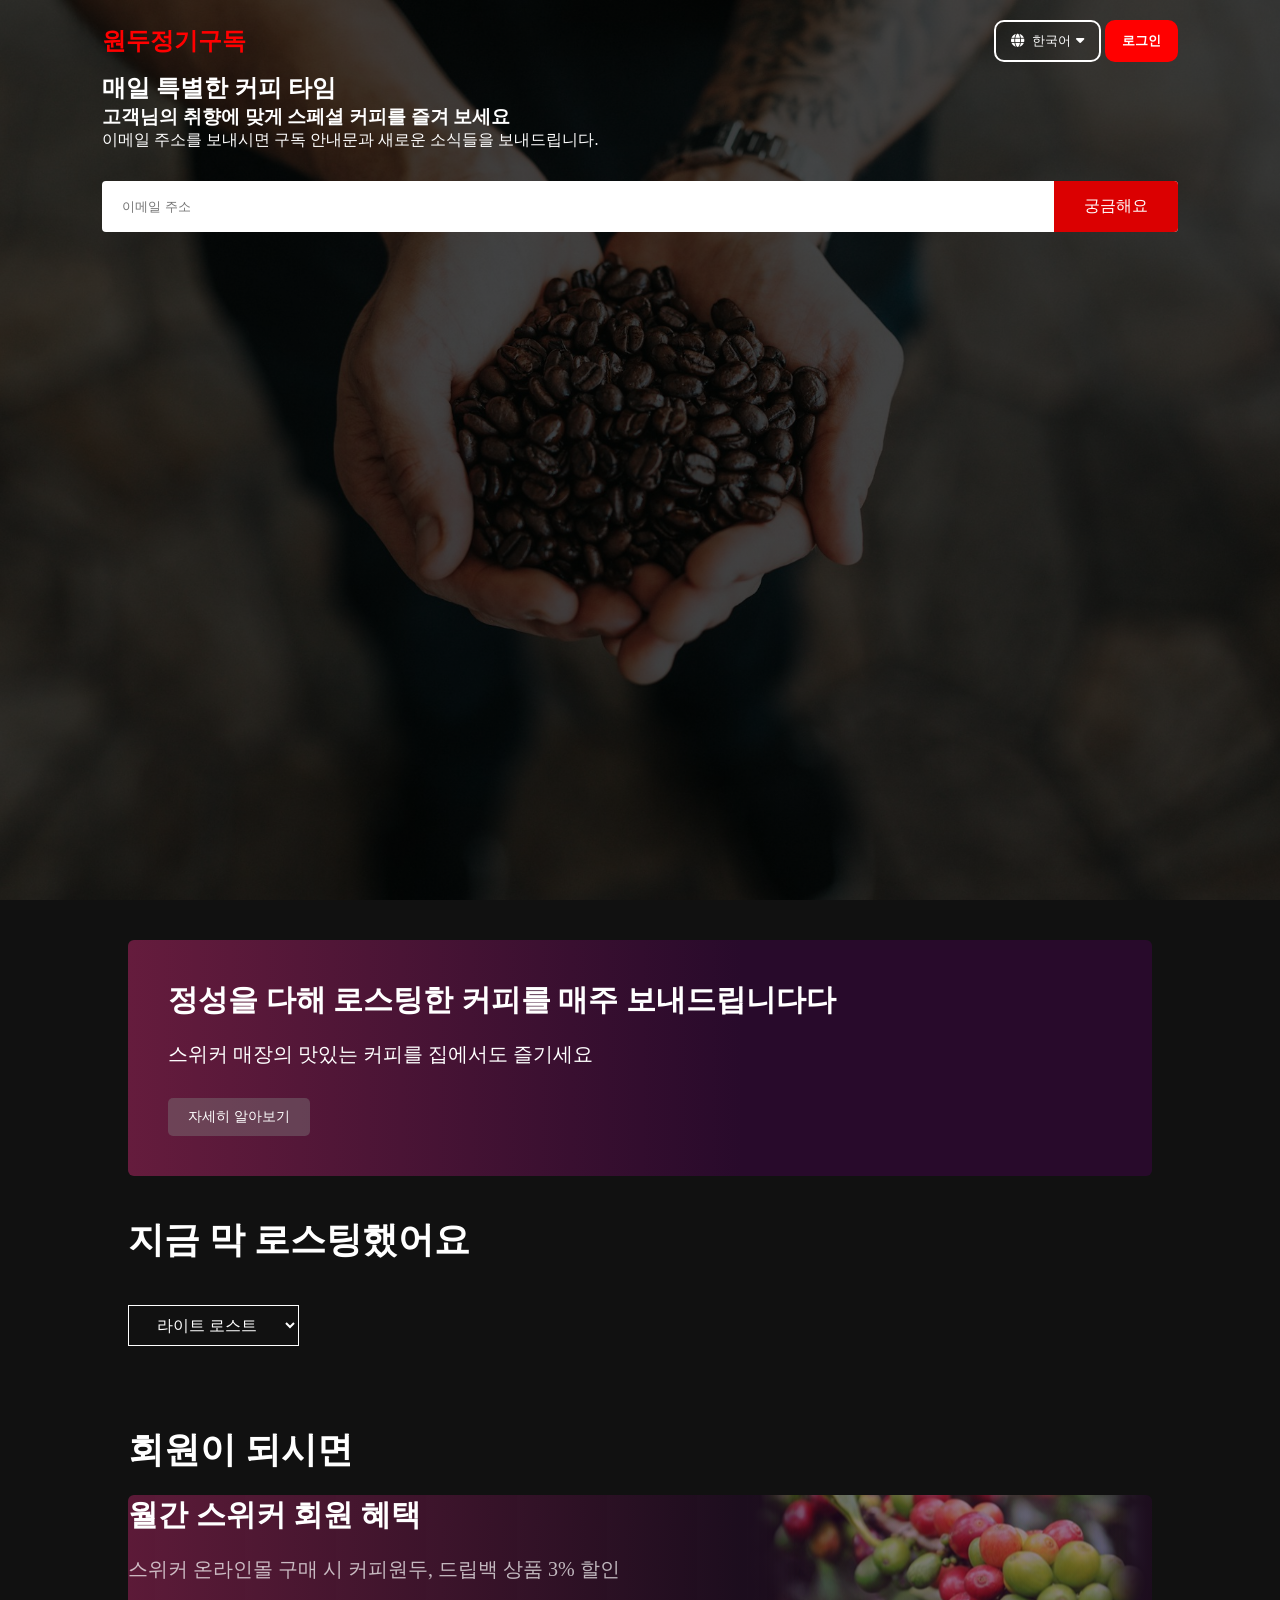
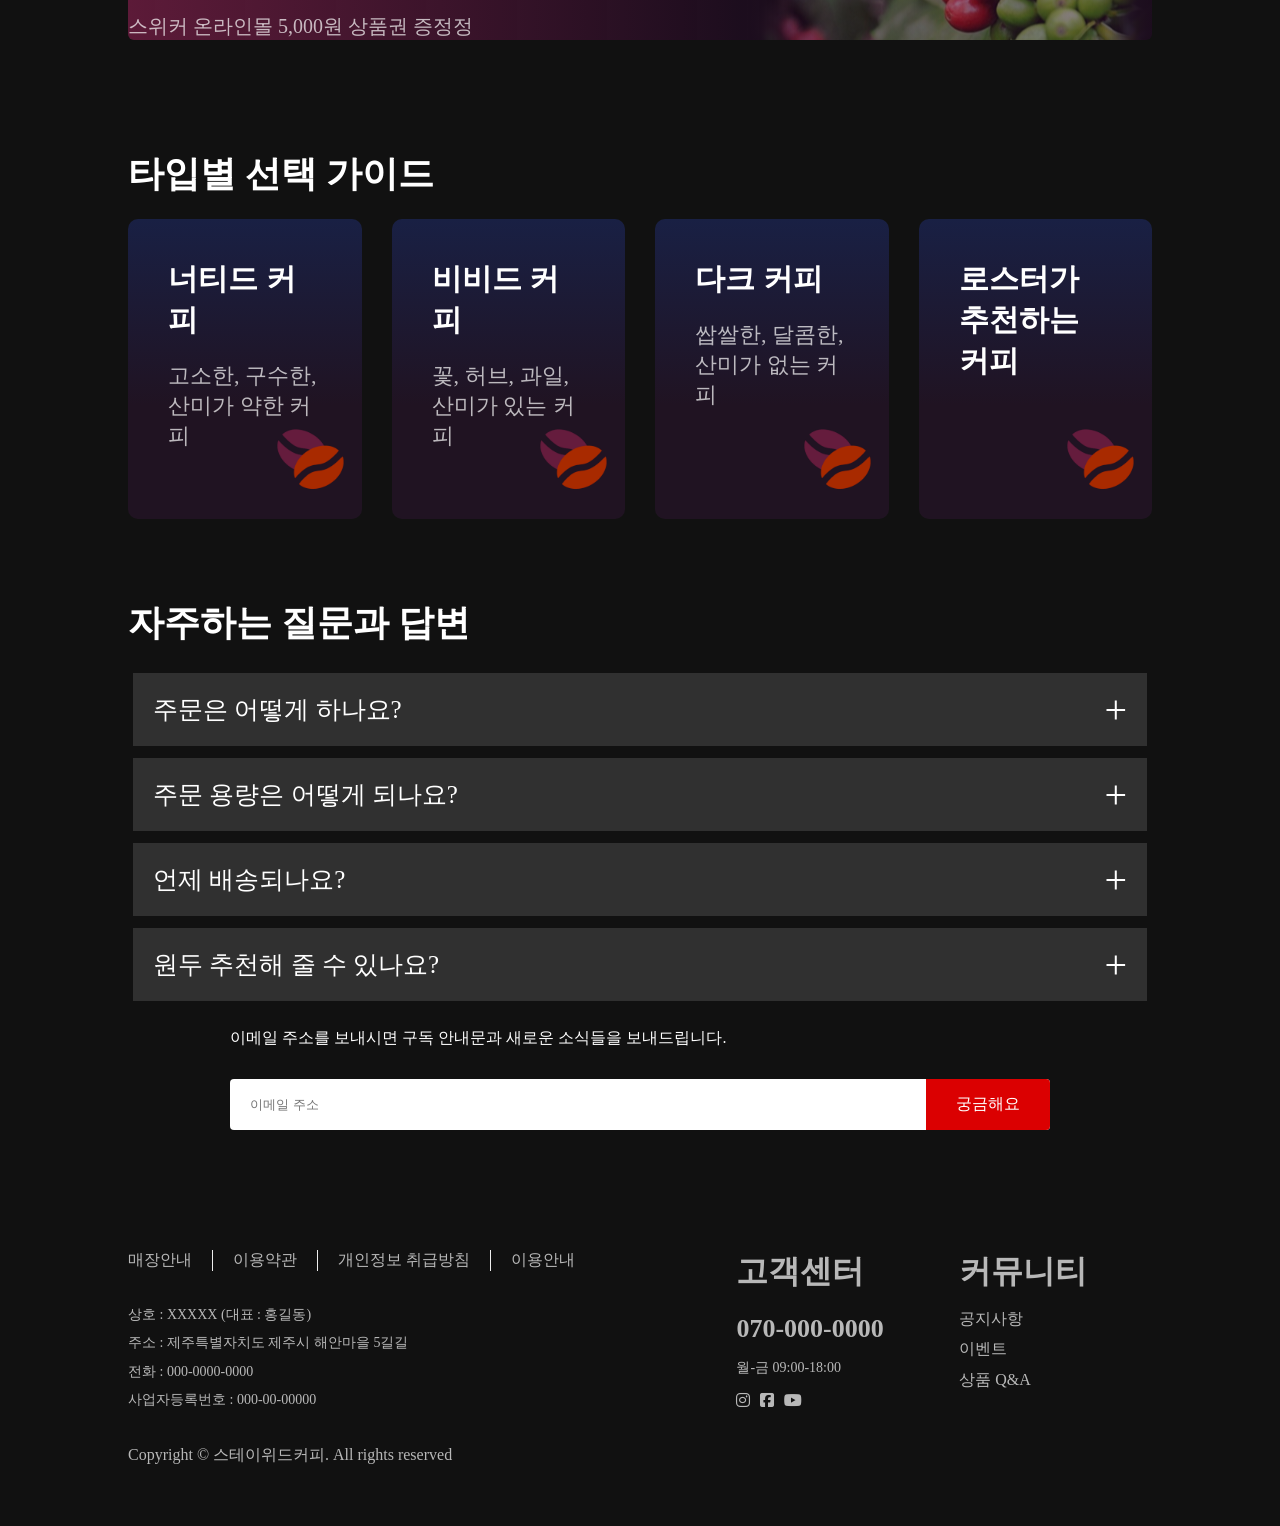
<file: HtmlCssJs/index.html>
<!DOCTYPE html>
<html lang="ko">

<head>
  <meta charset="UTF-8">
  <meta name="viewport" content="width=device-width, initial-scale=1.0">
  <title>원두 정기 구독</title>
  <link rel="stylesheet" href="style.css">
  <link rel="stylesheet" href="https://cdnjs.cloudflare.com/ajax/libs/font-awesome/6.7.1/css/all.min.css"
    integrity="sha512-5Hs3dF2AEPkpNAR7UiOHba+lRSJNeM2ECkwxUIxC1Q/FLycGTbNapWXB4tP889k5T5Ju8fs4b1P5z/iB4nMfSQ=="
    crossorigin="anonymous" referrerpolicy="no-referrer" />
</head>

<body>
  <!-- 헤더 -->
  <header>
    <nav>
      <h1 class="logo">원두정기구독</h1>
      <div>
        <button class="lang"><i class="fa-solid fa-globe"></i>한국어<i class="fa-solid fa-caret-down"></i></button>
        <button class="logIn">로그인</button>
      </div>
    </nav>
    <div class="header-content">
      <h2>매일 특별한 커피 타임</h2>
      <h3>고객님의 취향에 맞게 스페셜 커피를 즐겨 보세요</h3>
      <p>이메일 주소를 보내시면 구독 안내문과 새로운 소식들을 보내드립니다.</p>
      <form class="add-email">
        <input type="email" placeholder="이메일 주소" required>
        <button type="submit">궁금해요</button>
      </form>
    </div>
  </header>

  <!-- 섹션 -->
  <section id="banner">
    <div class="banner-content">
      <h3>정성을 다해 로스팅한 커피를 매주 보내드립니다다</h3>
      <p>스위커 매장의 맛있는 커피를 집에서도 즐기세요</p>
      <button>자세히 알아보기</button>
    </div>
    <h2>지금 막 로스팅했어요</h2>
    <select class="select-menu">
      <option value="light">라이트 로스트</option>
      <option value="medium">미디엄 로스트</option>
      <option value="dark">다크 로스트</option>
    </select>
  </section>

  <!-- 멤버십 -->
  <section id="membership">
    <h2>회원이 되시면</h2>
    <div class="membership-content">
      <h3>월간 스위커 회원 혜택</h3>
      <p>스위커 온라인몰 구매 시 커피원두, 드립백 상품 3% 할인</p>
      <p>스위커 온라인몰 5,000원 상품권 증정정</p>
    </div>
  </section>

  <!-- 선택 가이드 -->
  <section id="choice">
    <h2>타입별 선택 가이드</h2>
    <div class="choice-content">
      <div class="card">
        <h3>너티드 커피</h3>
        <p>고소한, 구수한, 산미가 약한 커피</p>
        <div class="bean-img">
          <img src="images/beans.png" alt="">
        </div>
      </div>
      <div class="card">
        <h3>비비드 커피</h3>
        <p>꽃, 허브, 과일, 산미가 있는 커피</p>
        <div class="bean-img">
          <img src="images/beans.png" alt="">
        </div>
      </div>
      <div class="card">
        <h3>다크 커피</h3>
        <p>쌉쌀한, 달콤한, 산미가 없는 커피</p>
        <div class="bean-img">
          <img src="images/beans.png" alt="">
        </div>
      </div>
      <div class="card">
        <h3>로스터가 추천하는 커피</h3>
        <div class="bean-img">
          <img src="images/beans.png" alt="">
        </div>
      </div>
    </div>
  </section>

  <!-- FAQ -->
  <section id="faq">
    <h2>자주하는 질문과 답변</h2>
    <ul class="accordion">
      <li>
        <input type="radio" name="accordion" id="first">
        <label for="first">주문은 어떻게 하나요?</label>
        <div class="content">
          <p>스위커 온라인몰에서 주문하셔도 되고,
            000-0000-0000d로 전화해서 궁금한 것들을 확인한 후 주문하셔도 됩니다
          </p>
        </div>
      </li>
      <li>
        <input type="radio" name="accordion" id="second">
        <label for="second">주문 용량은 어떻게 되나요?</label>
        <div class="content">
          <p>고객님의 취향에 맞는 커피를 매주 또는 격주로 배송합니다.
            주문 용량은 원두별로 100g씩, 200g씩 필요한 양을 주문하시면 됩니다.</p>
          <p>같은 종류의 커피로 200g을 주문할 수도 있고,
            다른 종류의 커피로 100g씩 2개를 주문하셔도 됩니다.</p>
          <p>홈카페를 위한 100g, 200g 포장과
            오피스카페를 위한 500g, 1kg 포장이 있습니다.</p>
        </div>
      </li>
      <li>
        <input type="radio" name="accordion" id="third">
        <label for="third">언제 배송되나요?</label>
        <div class="content">
          <p>매주 목요일에 배송 출발합니다.
            제주도내는 금요일에 받으실 수 있고 도외는 토요일에 받으실 수 있습니다.</p>
          <p>단, 목요일이 공휴일이거나 택배 물량이 몰리는 시즌일 경우
            하루 이틀 조정될 수 있습니다.</p>
        </div>
      </li>
      <li>
        <input type="radio" name="accordion" id="fourth">
        <label for="fourth">원두 추천해 줄 수 있나요?</label>
        <div class="content">
          <p>'로스터가 추천하는 커피'를 선택하시면
            고객님과 상담 후 고객님께 맞는 제품으로 매주 혹은 격주로 배송해 드립니다.
          </p>
          <p>그 외에 특별히 원하는 원두가 있을 경우 000-0000-0000으로 전화주시면 도와드리겠습니다.</p>
        </div>
      </li>
    </ul>
    <div class="newsletter">
      <p>이메일 주소를 보내시면 구독 안내문과 새로운 소식들을 보내드립니다.</p>
      <form class="add-email">
        <input type="email" placeholder="이메일 주소" required>
        <button type="submit">궁금해요</button>
      </form>
    </div>
  </section>

  <!-- 푸터 -->
  <footer>
    <div class="footer-content">
      <div class="col left">
        <ul class="footer-nav">
          <li><a href="#">매장안내</a></li>
          <li><a href="#">이용약관</a></li>
          <li><a href="#">개인정보 취급방침</a></li>
          <li><a href="#">이용안내</a></li>
        </ul>
        <div class="footer-info">
          <p>상호 : XXXXX (대표 : 홍길동)</p>
          <p>주소 : 제주특별자치도 제주시 해안마을 5길길</p>
          <p>전화 : 000-0000-0000</p>
          <p>사업자등록번호 : 000-00-00000</p>
        </div>
      </div>
      <div class="col center">
        <h2>고객센터</h2>
        <h3>070-000-0000</h3>
        <p>월-금 09:00-18:00</p>
        <ul class="socials">
          <li><a href="#"><i class="fa-brands fa-instagram"></i></a></li>
          <li><a href="#"><i class="fa-brands fa-square-facebook"></i></a></li>
          <li><a href="#"><i class="fa-brands fa-youtube"></i></a></li>
        </ul>
      </div>
      <div class="col center">
        <h2>커뮤니티</h2>
        <p><a href="#">공지사항</a></p>
        <p><a href="#">이벤트</a></p>
        <p><a href="#">상품 Q&A</a></p>
      </div>
    </div>
    <div class="copyright">
      <p>Copyright &copy; 스테이위드커피. All rights reserved</p>
    </div>
    </div>
  </footer>
</body>

</html>
</file>
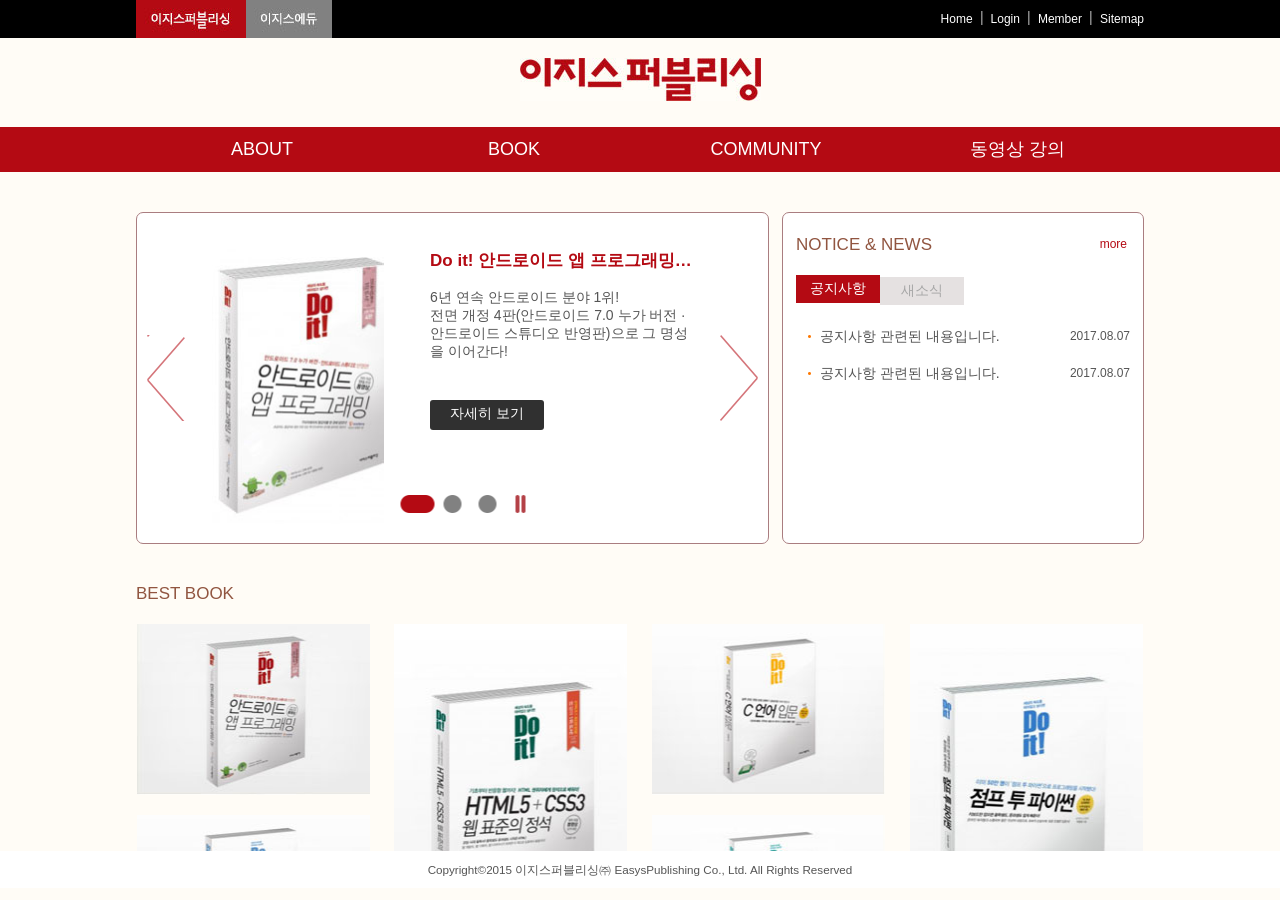
<file: Jquery/index.html>
<!DOCTYPE html>
<html lang="ko">
<head>
<meta charset="UTF-8">
<meta name="viewport" content="width=device-width, user-scalable=no, initial-scale=1.0, maximum-scale=1.0, minimum-scale=1.0">
<title> 이지스 퍼블리싱 | HOME </title>
<link rel="stylesheet" href="css/common.css">
<link rel="stylesheet" href="css/main.css">
<script src="js/jquery.js"></script>
<script src="js/jquery.bxslider.min.js"></script>
<script src="js/isotope.pkgd.min.js"></script>
<script src="js/common.js"></script>
<script src="js/main.js"></script>
<!-- [if lt IE 9]>
	<script src="js/html5shiv.js"></script>
	<script src="js/PIE.js"></script>
	<script>
		$(function(){
			if (window.PIE) {
				$('.rounded').each(function() {
								PIE.attach(this);
				});
			}
		});
	</script>
	<style>
		body{min-width:1024px;}
	</style>
<![endif] -->
</head>
<body>
	<!--헤더 영역-->
	<div id="header-wrap">
		<header class="header-inner">
			<h1>
				<a href="#">
				<picture>
								<source media="(max-width:800px)" srcset="images/common/logo-white.png">
								<img src="images/common/logo.jpg" alt="이지스 퍼블리싱">
				</picture>
				</a>
			</h1>
			<p class="mobile-menu-open">
				<button>
								<span class="blind">메뉴 열기</span>
								<span></span>
								<span></span>
								<span></span>
				</button>
			</p>
			<div class="mobile-menu-wrap">
				<div class="mobile-menu-scroll">
					<ul class="site-choice">
						<li><a href="#"><img src="images/common/top-tab-1-ov.jpg" alt="이지스 퍼블리싱"></a></li>
						<li><a href="#"><img src="images/common/top-tab-2.jpg" alt="이지스 에듀"></a></li>
					</ul>
					<ul class="util-menu">
						<li><a href="#">Home</a></li>
						<li><a href="#">Login</a></li>
						<li><a href="#">Member</a></li>
						<li><a href="#">Sitemap</a></li>
					</ul>
					<nav id="gnb">
						<h2 class="blind">메인메뉴</h2>
						<ul>
							<li class="m1">
								<a href="#" >ABOUT</a>
								<ul>
									<li><a href="#">이지스 퍼블리싱(주) 소개</a></li>
									<li><a href="#">뉴스와 홍보자료</a></li>
									<li><a href="#">찾아오시는 길</a></li>
								</ul>
							</li>
							<li class="m2">
								<a href="#">BOOK</a>
								<ul>
									<li><a href="#">전체 보기</a></li>
									<li><a href="#">분야별 보기</a></li>
									<li><a href="#">시리즈 보기</a></li>
									<li><a href="#">전자책 보기</a></li>
									<li><a href="#">이지스 에듀 도서 보기</a></li>
								</ul>
							</li>
							<li class="m3">
								<a href="#">COMMUNITY</a>
								<ul>
									<li><a href="#">공지사항</a></li>
									<li><a href="#">뉴스</a></li>
									<li><a href="#">이벤트</a></li>
									<li><a href="#">자료실</a></li>
									<li><a href="#">질문과 답변</a></li>
								</ul>
							</li>
							<li class="m4 no-sub">
											<a href="#">동영상 강의</a>
							</li>
						</ul>
					</nav>
				</div>
				<p class="mobile-menu-close">
					<button>
						<span class="blind">메뉴닫기</span>
						<span></span>
						<span></span>
					</button>
				</p>
			</div>
		</header>
	</div>
	<!--//헤더 영역-->
	<!--콘테이너 영역-->
	<div id="container">
		<section id="main-visual" class="rounded">
			<h3 class="blind">HOT BOOK</h3>
			<ul class="main-visual-slide">
				<li>
					<div class="visual-item-wrap item1">
					<h4 class="visual-title">Do it! 안드로이드 앱 프로그래밍 &lt;전면 개정 4판&gt;</h4>
					<p>
						<span> 6년 연속 안드로이드 분야 1위!<br>
						전면 개정 4판(안드로이드 7.0 누가 버전 · 안드로이드 스튜디오 반영판)으로 그 명성을 이어간다!</span>
					</p>
					<p class="detail-view"><a href="#">자세히 보기</a></p>
					</div>
				</li>
				<li>
					<div class="visual-item-wrap item2">
					<h4 class="visual-title">Do it! HTML5+CSS3 웹 표준의 정석 &lt;개정판&gt;</h4>
					<p>
						<span> 웹 분야 1위 도서! <br>
						HTML 5.1 최종 표준안으로 전면 개정!<br>
						웹의 기본만큼은 권위자에게 정석대로 배우자</span>
					</p>
					<p class="detail-view"><a href="#">자세히 보기</a></p>
					</div>
				</li>
				<li>
					<div class="visual-item-wrap item3">
					<h4 class="visual-title">Do it! 웹 사이트 기획 입문</h4>
					<p>
						<span> 지금까지 웹 사이트 설계도를 모두 공개한 책은 없었다! 쇼핑몰 제작 전 과정을 따라 하며 웹 기획자의 일을 구체적으로 배우는 책! 단언컨대, 실무 2년보다 이 책 한 권이 낫습니다.</span>
					</p>
					<p class="detail-view"><a href="#">자세히 보기</a></p>
					</div>
				</li>
			</ul>
		</section>
		<section id="notice-tab-wrap" class="rounded">
			<h3 class="sec-tit-1">NOTICE &amp; NEWS</h3>
			<h4 class="tab-btn-1"><a href="#" class="on">공지사항</a></h4>
			<div class="tab-container-1">
				<ul>
					<li><a href="#">공지사항 관련된 내용입니다.</a><span>2017.08.07</span></li>
					<li><a href="#">공지사항 관련된 내용입니다.</a><span>2017.08.07</span></li>
				</ul>
				<p class="icon-more"><a href="#">more</a></p>
			</div>
			<h4 class="tab-btn-2"><a href="#">새소식</a></h4>
			<div class="tab-container-2">
				<p class="no-write">등록된 내용이 없습니다.</p>
			</div>
		</section>
		<section id="best-book-wrap">
			<h3 class="sec-tit-1">BEST BOOK</h3>
			<ul class="best-book-list grid">
				<li class="grid-item">
					<p><a href="#"><img src="images/main/main-best-1.jpg" alt=""></a></p>
					<p><a href="#"><img src="images/main/main-best-2.jpg" alt=""></a></p>
				</li>
				<li class="grid-item">
					<a href="#"><img src="images/main/main-best-3.jpg" alt=""></a>
				</li>
				<li class="grid-item">
					<p><a href="#"><img src="images/main/main-best-4.jpg" alt=""></a></p>
					<p><a href="#"><img src="images/main/main-best-5.jpg" alt=""></a></p>
				</li>
				<li class="grid-item">
						<a href="#"><img src="images/main/main-best-6.jpg" alt=""></a>
				</li>
			</ul>
		</section>
	</div>
	<!--//콘테이너 영역-->
	<!--푸터 영역-->
	<div id="footer-wrap">
		<footer id="footer">
			<small>Copyright&copy;2015 이지스퍼블리싱㈜ EasysPublishing Co., Ltd. All Rights Reserved</small>
		</footer>
	</div>
	<!--//푸터 영역-->
</body>
</html>
</file>
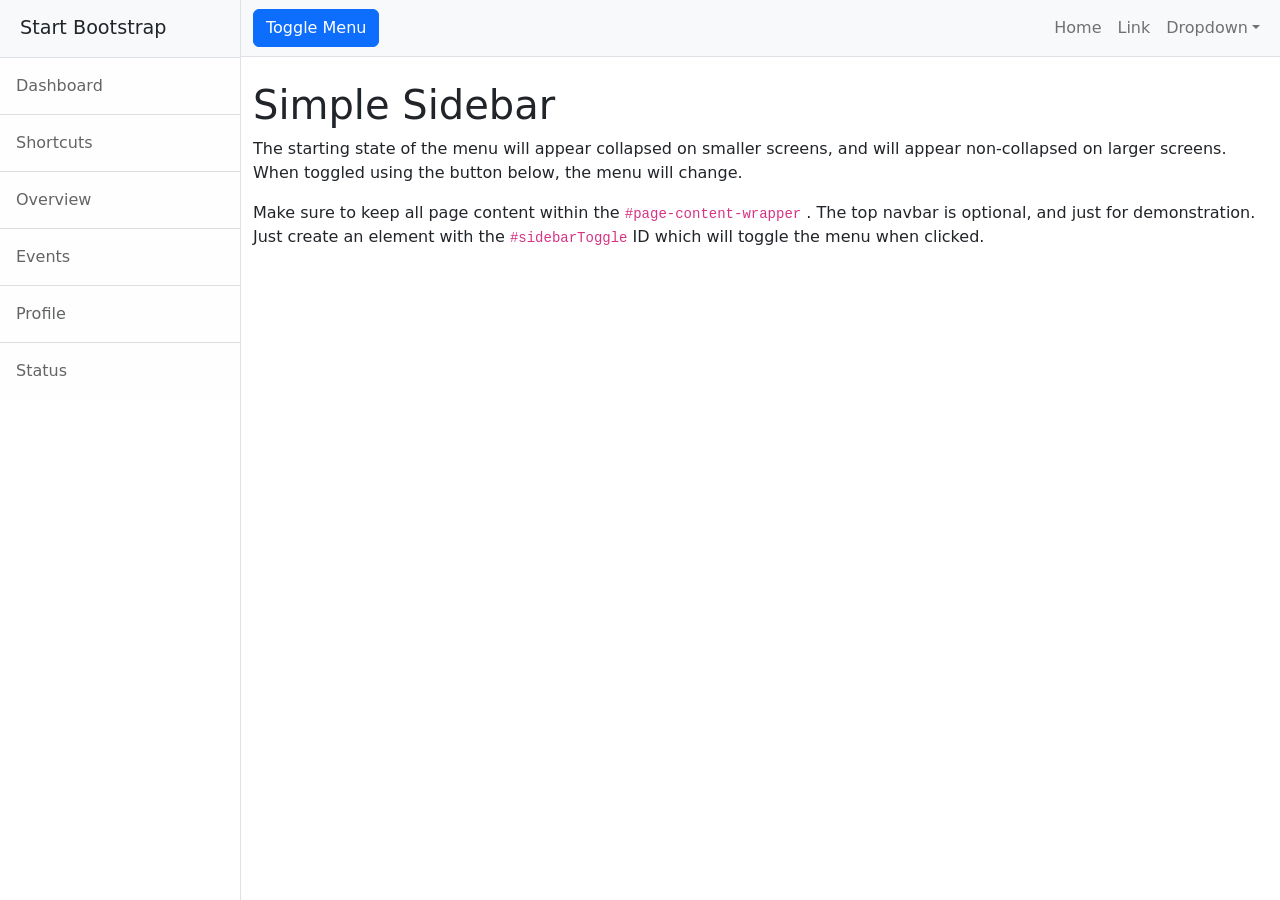
<file: JavaWeb/chap05/test3/src/main/resources/static/index.html>
<!DOCTYPE html>
<html lang="en">
    <head>
        <meta charset="utf-8" />
        <meta name="viewport" content="width=device-width, initial-scale=1, shrink-to-fit=no" />
        <meta name="description" content="" />
        <meta name="author" content="" />
        <title>Simple Sidebar - Start Bootstrap Template</title>
        <!-- Favicon-->
        <link rel="icon" type="image/x-icon" href="assets/favicon.ico" />
        <!-- Core theme CSS (includes Bootstrap)-->
        <link href="css/styles.css" rel="stylesheet" />
    </head>
    <body>
        <div class="d-flex" id="wrapper">
            <!-- Sidebar-->
            <div class="border-end bg-white" id="sidebar-wrapper">
                <div class="sidebar-heading border-bottom bg-light">Start Bootstrap</div>
                <div class="list-group list-group-flush">
                    <a class="list-group-item list-group-item-action list-group-item-light p-3" href="#!">Dashboard</a>
                    <a class="list-group-item list-group-item-action list-group-item-light p-3" href="#!">Shortcuts</a>
                    <a class="list-group-item list-group-item-action list-group-item-light p-3" href="#!">Overview</a>
                    <a class="list-group-item list-group-item-action list-group-item-light p-3" href="#!">Events</a>
                    <a class="list-group-item list-group-item-action list-group-item-light p-3" href="#!">Profile</a>
                    <a class="list-group-item list-group-item-action list-group-item-light p-3" href="#!">Status</a>
                </div>
            </div>
            <!-- Page content wrapper-->
            <div id="page-content-wrapper">
                <!-- Top navigation-->
                <nav class="navbar navbar-expand-lg navbar-light bg-light border-bottom">
                    <div class="container-fluid">
                        <button class="btn btn-primary" id="sidebarToggle">Toggle Menu</button>
                        <button class="navbar-toggler" type="button" data-bs-toggle="collapse" data-bs-target="#navbarSupportedContent" aria-controls="navbarSupportedContent" aria-expanded="false" aria-label="Toggle navigation"><span class="navbar-toggler-icon"></span></button>
                        <div class="collapse navbar-collapse" id="navbarSupportedContent">
                            <ul class="navbar-nav ms-auto mt-2 mt-lg-0">
                                <li class="nav-item active"><a class="nav-link" href="#!">Home</a></li>
                                <li class="nav-item"><a class="nav-link" href="#!">Link</a></li>
                                <li class="nav-item dropdown">
                                    <a class="nav-link dropdown-toggle" id="navbarDropdown" href="#" role="button" data-bs-toggle="dropdown" aria-haspopup="true" aria-expanded="false">Dropdown</a>
                                    <div class="dropdown-menu dropdown-menu-end" aria-labelledby="navbarDropdown">
                                        <a class="dropdown-item" href="#!">Action</a>
                                        <a class="dropdown-item" href="#!">Another action</a>
                                        <div class="dropdown-divider"></div>
                                        <a class="dropdown-item" href="#!">Something else here</a>
                                    </div>
                                </li>
                            </ul>
                        </div>
                    </div>
                </nav>
                <!-- Page content-->
                <div class="container-fluid">
                    <h1 class="mt-4">Simple Sidebar</h1>
                    <p>The starting state of the menu will appear collapsed on smaller screens, and will appear non-collapsed on larger screens. When toggled using the button below, the menu will change.</p>
                    <p>
                        Make sure to keep all page content within the
                        <code>#page-content-wrapper</code>
                        . The top navbar is optional, and just for demonstration. Just create an element with the
                        <code>#sidebarToggle</code>
                        ID which will toggle the menu when clicked.
                    </p>
                </div>
            </div>
        </div>
        <!-- Bootstrap core JS-->
        <script src="https://cdn.jsdelivr.net/npm/bootstrap@5.2.3/dist/js/bootstrap.bundle.min.js"></script>
        <!-- Core theme JS-->
        <script src="js/scripts.js"></script>
    </body>
</html>
</file>
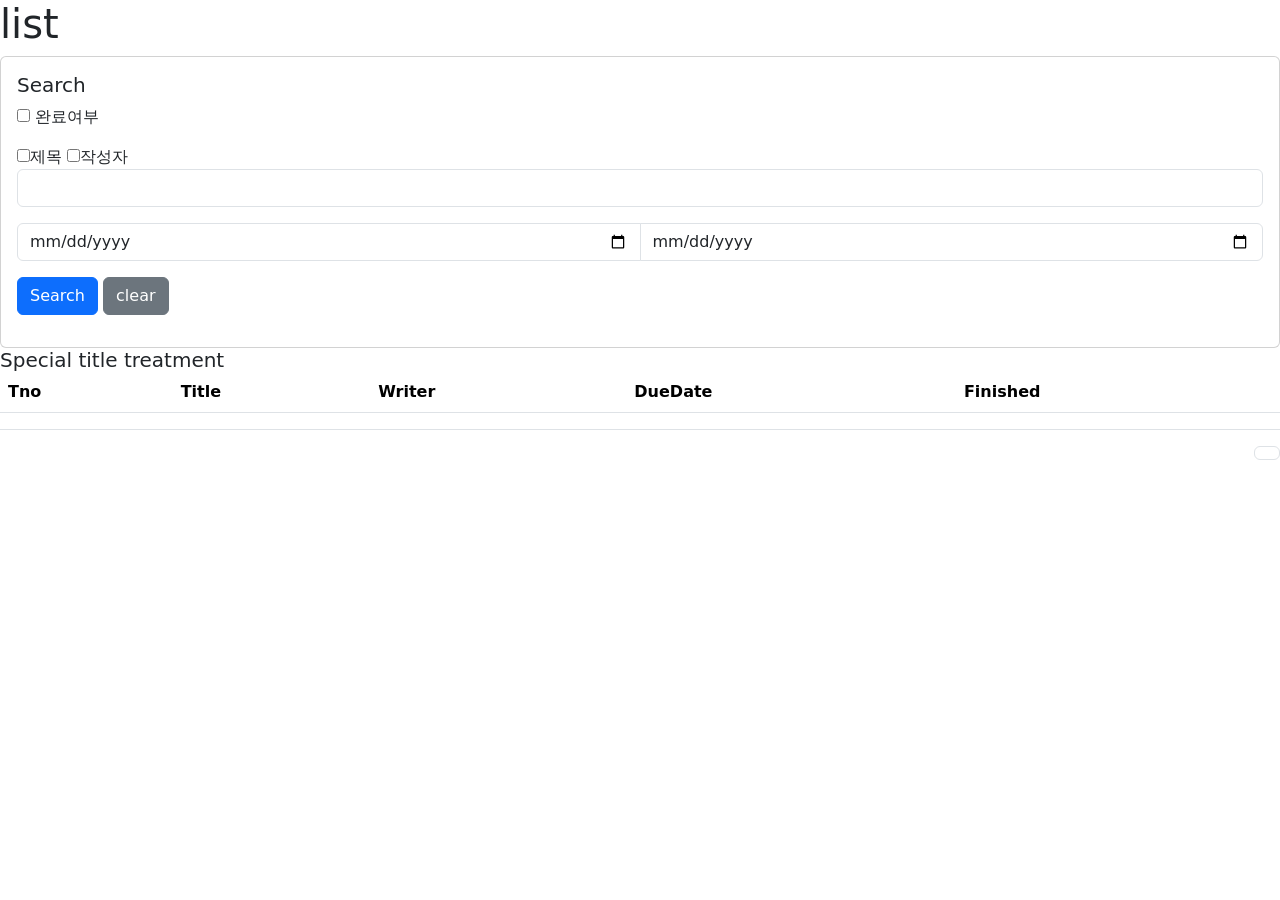
<file: JavaWeb/CHAP4/src/main/resources/templates/todo/list.html>
<!DOCTYPE html>
<html lang="en" xmlns:>
<head>
  <meta charset="UTF-8">
  <title>Title</title>
  <link rel="stylesheet" href="https://cdn.jsdelivr.net/npm/bootstrap@5.3.3/dist/css/bootstrap.min.css"
        integrity="sha384-QWTKZyjpPEjISv5WaRU9OFeRpok6YctnYmDr5pNlyT2bRjXh0JMhjY6hW+ALEwIH" crossorigin="anonymous">
  <script src="https://cdn.jsdelivr.net/npm/bootstrap@5.3.3/dist/js/bootstrap.min.js"
          integrity="sha384-0pUGZvbkm6XF6gxjEnlmuGrJXVbNuzT9qBBavbLwCsOGabYfZo0T0to5eqruptLy"
          crossorigin="anonymous"></script>
  <script>
      $(document).ready(function () {
          $("#clear").on("click", function (e) {
              e.preventDefault();
              e.stopPropagation();
              self.location = '/todo/list';
          }, false);

          $(".pagination").on("click", function (e) {
              e.preventDefault();
              e.stopPropagation();
              const target = e.target;

              if (target.tagName !== 'A') {
                  return
              }
              const num = target.getAttribute("data-num");
              const formObj = document.querySelector("form");
              formObj.innerHTML += `<input type='hidden' name='page' value='\${num}'>`
              formObj.submit();
          },false);
      });
  </script>
</head>
<body>
<h1>list</h1>

<div class="row content">
  <div class="col">
    <div class="card">
      <div class="card-body">
        <h5 class="card-title">Search </h5>
        <form action="/todo/list" method="get">
          <input type="hidden" name="size" id="size" value="${pageRequestDTO.size">
          <div class="mb-3">
            <input type="checkbox" name="finished" id="finished"
                   th:if="${pageRequestDTO.finished}?'checked':''"> 완료여부
          </div>
          <div class="mb-3">
            <input type="checkbox" name="types" value="t"
                   th:if="${pageRequestDTO.checkType('t')}?'checked':''">제목
            <input type="checkbox" name="types" value="w"
                   th:if="${pageRequestDTO.checkType('w')}?'checked':''">작성자
            <input type="text" name="keyword" class="form-control" th:value="${pageRequestDTO.keyword}">
          </div>
          <div class="input-group mb-3 dueDateDiv">
            <input type="date" name="from" class="form-control" th:value="${pageRequestDTO.from}">
            <input type="date" name="to" class="form-control" th:value="${pageRequestDTO.to}">
          </div>
          <div class="input-group mb-3">
            <div class="float-end">
              <button class="btn btn-primary" type="submit">Search</button>
              <button class="btn btn-secondary clearBtn" type="reset" id="clear">clear</button>
            </div>
          </div>
        </form>
      </div>
    </div>
  </div>
</div>
<div class="card-body">
  <h5 class="card-title">Special title treatment</h5>
  <table class="table">
    <thead>
    <tr>
      <th scope="col">Tno</th>
      <th scope="col">Title</th>
      <th scope="col">Writer</th>
      <th scope="col">DueDate</th>
      <th scope="col">Finished</th>
    </tr>
    </thead>
    <tbody>
    <tr th:each="dto : ${responseDTO.dtoList}">
      <th scope="row" th:text="${dto.tno}"></th>
      <td><a href="#" th:href="@{|/todo/read?tno=${dto.tno}|}" th:text="${dto.title}"></a></td>
      <td th:text="${dto.writer}"></td>
      <td th:text="${dto.dueDate}"></td>
      <td th:text="${dto.finished}"></td>
    </tr>
    </tbody>
  </table>
  <div class="float-end">
    <ul class="pagination flex-wrap" th:each="begin : ${responseDTO.start}">
      <li class="page-item"><a class="page-link" href="#" th:text="${num}"></a></li>
    </ul>
  </div>
</div>
</body>
</html>
</file>
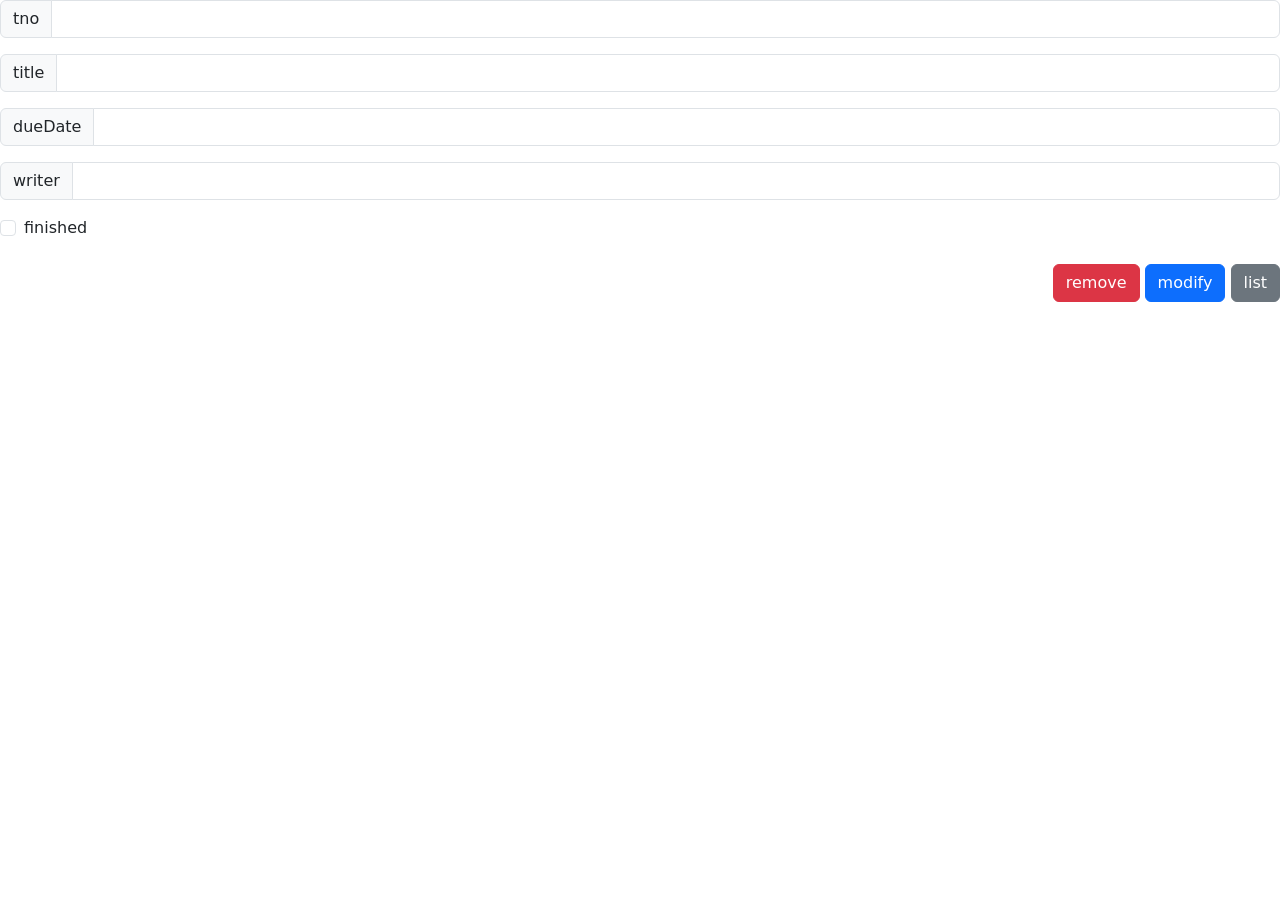
<file: JavaWeb/CHAP4/src/main/resources/templates/todo/modify.html>
<!DOCTYPE html>
<html lang="en">
<head>
  <meta charset="UTF-8">
  <title>Title</title>
  <link rel="stylesheet" href="https://cdn.jsdelivr.net/npm/bootstrap@5.3.3/dist/css/bootstrap.min.css"
        integrity="sha384-QWTKZyjpPEjISv5WaRU9OFeRpok6YctnYmDr5pNlyT2bRjXh0JMhjY6hW+ALEwIH" crossorigin="anonymous">
  <script src="https://cdn.jsdelivr.net/npm/bootstrap@5.3.3/dist/js/bootstrap.min.js"
          integrity="sha384-0pUGZvbkm6XF6gxjEnlmuGrJXVbNuzT9qBBavbLwCsOGabYfZo0T0to5eqruptLy"
          crossorigin="anonymous"></script>
  <script src="https://code.jquery.com/jquery-3.7.1.js" integrity="sha256-eKhayi8LEQwp4NKxN+CfCh+3qOVUtJn3QNZ0TciWLP4="
          crossorigin="anonymous"></script>
  <script th:inline="javascript">
    $(document).ready(function(){
        const formObj = document.querySelector("form");

        $("#remove").on("click", function (e) {
            e.preventDefault();
            e.stopPropagation();

            formObj.action = "/todo/remove?" + $("#remove").val();
            formObj.method="post";
            formObj.submit();
        });

        $("#modify").on("click", function () {
            formObj.action = "/todo/modify?" + $("#modify").val();
            formObj.method="post";
            formObj.submit();
        });

        $("#list").on("click", function () {
            formObj.action = "/todo/list?" + $("#list").val();
            formObj.method="get";
            formObj.submit();
        });

    });
  </script>
</head>
<body>
<div class="card-body">
  <form action="/todo/modify" method="post">

    <div class="input-group mb-3">
      <span class="input-group-text">tno</span>
      <input type="text" name="tno" class="form-control" th:value="${dto.tno}" readonly>
    </div>

    <div class="input-group mb-3">
      <span class="input-group-text">title</span>
      <input type="text" name="title" class="form-control" th:value="${dto.title}">
    </div>

    <div class="input-group mb-3">
      <span class="input-group-text">dueDate</span>
      <input type="text" name="dueDate" class="form-control" th:value="${dto.dueDate}" readonly>
    </div>

    <div class="input-group mb-3">
      <span class="input-group-text">writer</span>
      <input type="text" name="writer" class="form-control" th:value="${dto.writer}">
    </div>

    <div class="form-check">
      <label class="form-check-label">
        finished &nbsp;
      </label>
      <input type="checkbox" class="form-check-input" name="finished" th:if="${dto.finished?'checked':''}">
    </div>

    <div class="my-4">
      <div class="float-end">
        <button type="button" class="btn btn-danger" id="remove" th:value="${pageRequestDTO.link}">remove</button>
        <button type="button" class="btn btn-primary" id="modify" th:value="${pageRequestDTO.link}">modify</button>
        <button type="button" class="btn btn-secondary" id="list" th:value="${pageRequestDTO.link}">list</button>
      </div>
    </div>

  </form>
</div>
</body>
</html>
</file>
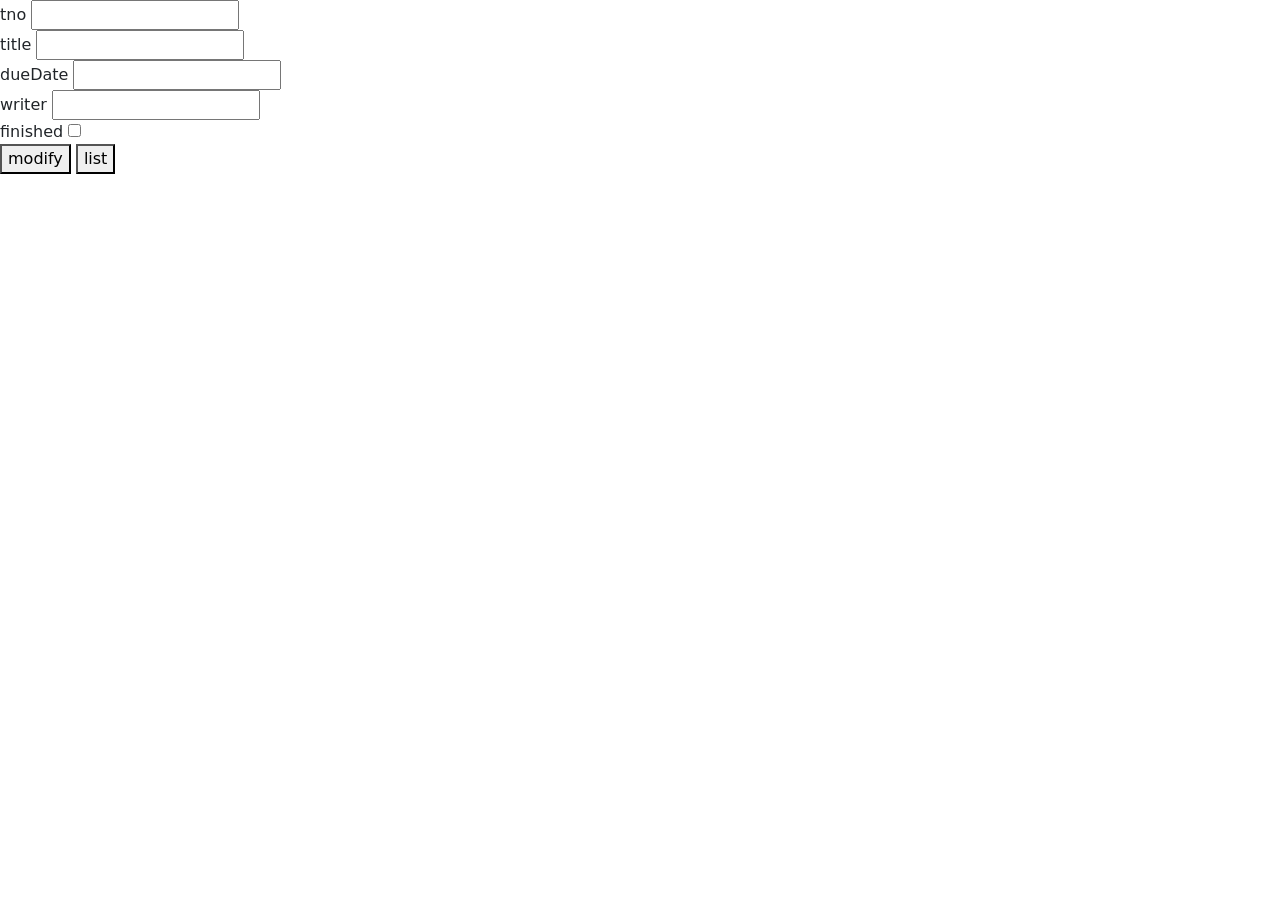
<file: JavaWeb/CHAP4/src/main/resources/templates/todo/read.html>
<!DOCTYPE html>
<html lang="en">
<head>
  <meta charset="UTF-8">
  <title>Title</title>
  <link rel="stylesheet" href="https://cdn.jsdelivr.net/npm/bootstrap@5.3.3/dist/css/bootstrap.min.css"
        integrity="sha384-QWTKZyjpPEjISv5WaRU9OFeRpok6YctnYmDr5pNlyT2bRjXh0JMhjY6hW+ALEwIH" crossorigin="anonymous">
  <script src="https://cdn.jsdelivr.net/npm/bootstrap@5.3.3/dist/js/bootstrap.min.js"
          integrity="sha384-0pUGZvbkm6XF6gxjEnlmuGrJXVbNuzT9qBBavbLwCsOGabYfZo0T0to5eqruptLy"
          crossorigin="anonymous"></script>
  <script src="https://code.jquery.com/jquery-3.7.1.js" integrity="sha256-eKhayi8LEQwp4NKxN+CfCh+3qOVUtJn3QNZ0TciWLP4="
          crossorigin="anonymous"></script>
  <script>
      $(document).ready(function () {
          $("#modify").on("click", function () {
              self.location = "/todo/modify?tno="+$("#tno").val();
          });
          $("#list").on("click", function () {
              self.location = "/todo/list?" + $("#list").val();
          });
      });
  </script>
</head>
<body>
<div>
  <div>
    <span>tno</span>
    <input type="text" id="tno" name="tno" th:value="${dto.tno}" readonly>
  </div>
  <div>
    <span>title</span>
    <input type="text" name="title" th:value="${dto.title}" readonly>
  </div>
  <div>
    <span>dueDate</span>
    <input type="text" name="dueDate" th:value="${dto.dueDate}" readonly>
  </div>
  <div>
    <span>writer</span>
    <input type="text" name="writer" th:value="${dto.writer}" readonly>
  </div>
  <div>
    <label for="finished">finished</label>
    <input type="checkbox" name="finished" id="finished" th:if="${dto.finished ? 'checked' : ''}">
  </div>
  <div>
    <button type="button" id="modify"> modify</button>
    <button type="button" id="list"> list</button>
  </div>
</div>
</body>
</html>
</file>
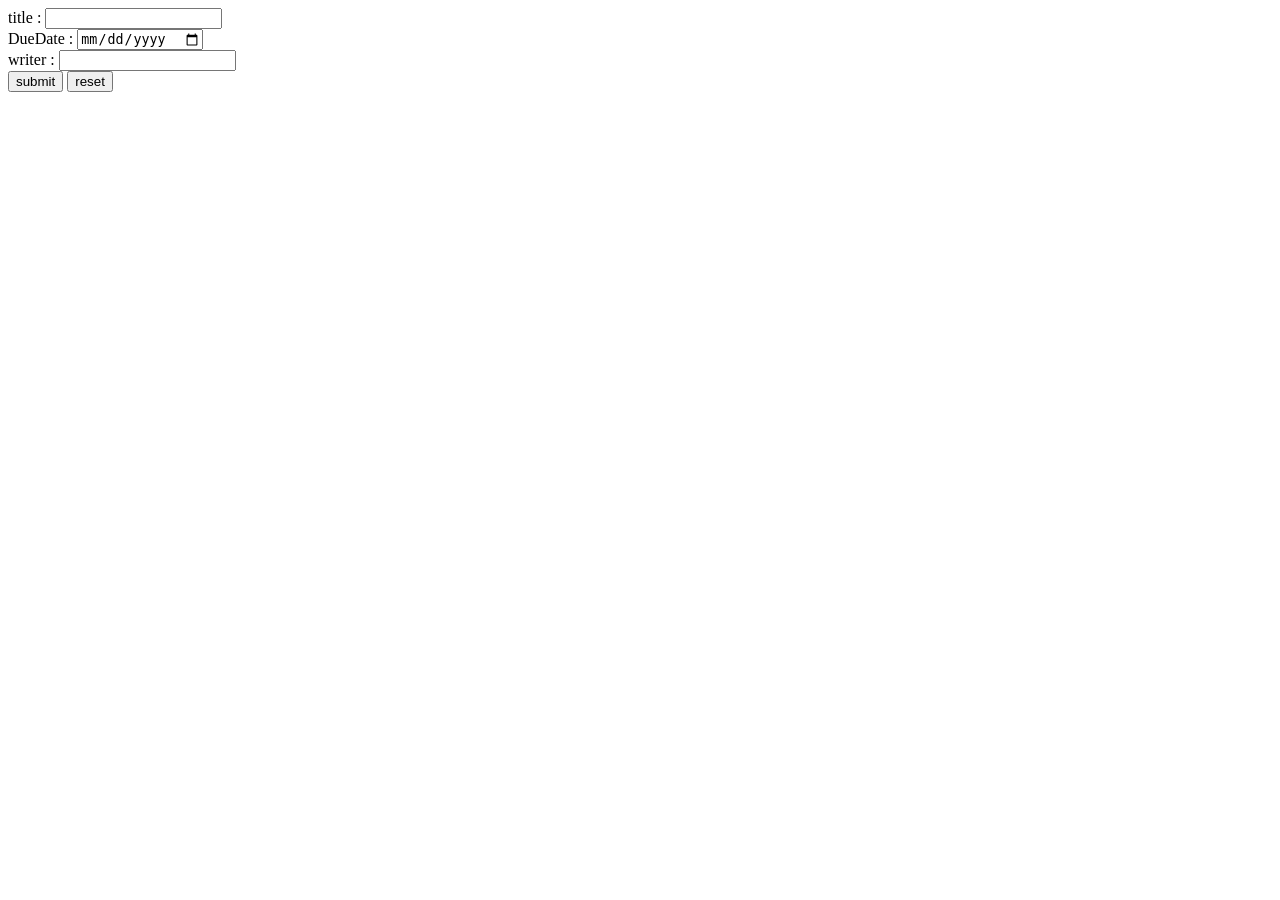
<file: JavaWeb/CHAP4/src/main/resources/templates/todo/register.html>
<!DOCTYPE html>
<html lang="en">
<head>
  <meta charset="UTF-8">
  <title>Title</title>
</head>
<body>
<form action="/todo/register" method="post">
  <label for="title">title : </label>
  <input type="text" name="title" id="title">
  <br>
  <label for="dueDate">DueDate : </label>
  <input type="date" name="dueDate" id="dueDate">
  <br>
  <label for="writer">writer : </label>
  <input type="text" name="writer" id="writer">
  <br>
  <button type="submit">submit</button>
  <button type="reset">reset</button>
</form>
</body>
</html>
</file>
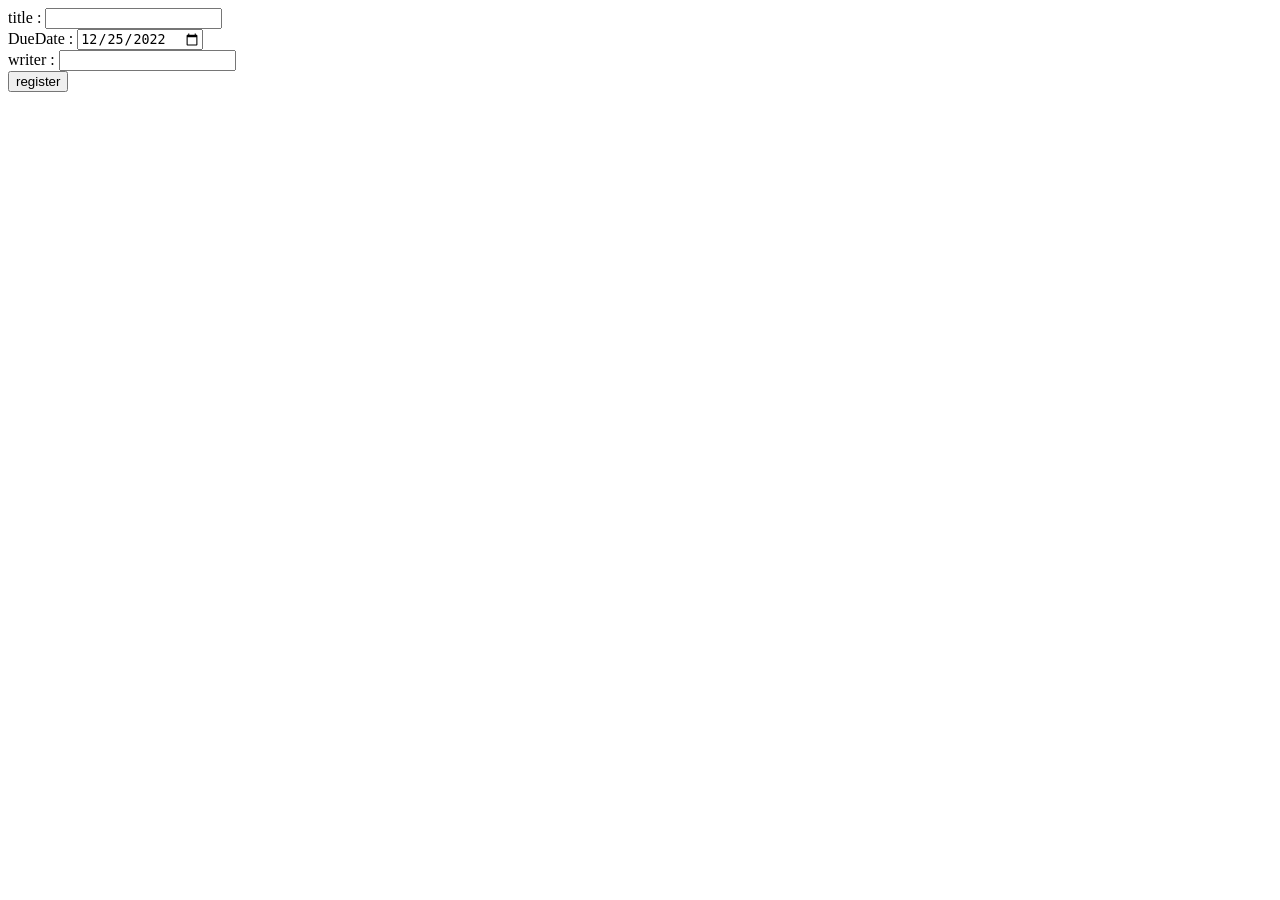
<file: JavaWeb/CHAP4/src/main/resources/templates/todo/resister.html>
<!DOCTYPE html>
<html lang="en">
<head>
  <meta charset="UTF-8">
  <title>Title</title>
</head>
<body>
<form action="/todo/register" method="post">
  <label for="title">title : </label>
  <input type="text" name="title" id="title">
  <br>
  <label for="dueDate">DueDate : </label>
  <input type="date" name="dueDate" value="2022-12-25" id="dueDate">
  <br>
  <label for="writer">writer : </label>
  <input type="text" name="writer" id="writer">
  <br>
    <button type="submit">register</button>
</form>
</body>
</html>
</file>
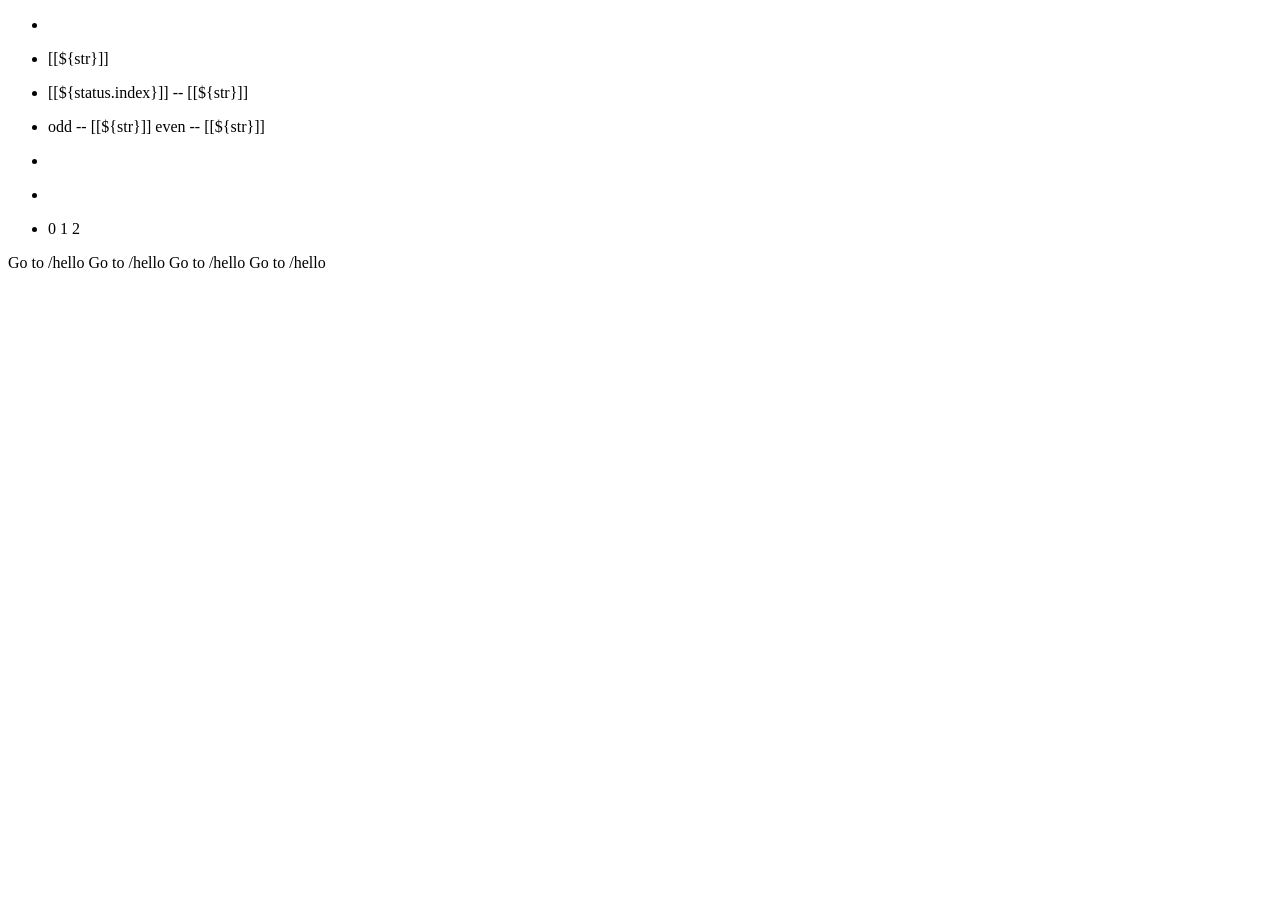
<file: JavaWeb/chap05/test3/src/main/resources/templates/ex/ex1.html>
<!DOCTYPE html>
<html lang="en">
<head>
  <meta charset="UTF-8">
  <title>Title</title>
</head>
<body>
<ul>
  <li th:each="str : ${list}" th:text="${str}"></li>
</ul>

<ul>
  <th:block th:each="str: ${list}">
    <li>[[${str}]]</li>
  </th:block>
</ul>

<ul>
  <li th:each="str, status: ${list}">
    [[${status.index}]] -- [[${str}]]
  </li>
</ul>

<ul>
  <li th:each="str, status: ${list}">
    <span th:if="${status.odd}"> odd -- [[${str}]]</span>
    <span th:unless="${status.odd}"> even -- [[${str}]]</span>
  </li>
</ul>

<ul>
  <li th:each="str, status:${list}">
    <span th:text="${status.odd} ? 'odd -- ' + ${str}"></span>
  </li>
</ul>

<ul>
  <li th:each="str, status:${list}">
    <span th:text="${status.odd} ? 'odd -- ' + ${str} : 'even -- ' + ${str}"></span>
  </li>
</ul>

<ul>
  <li th:each="str, status:${list}">
    <th:block th:switch="${status.index % 3}">
      <span th:case="0">0</span>
      <span th:case="1">1</span>
      <span th:case="2">2</span>
    </th:block>
  </li>
</ul>

<a th:href="@{../hello.html}">Go to /hello</a>
<a th:href="@{../hello.html(name='aaa', age=16)}">Go to /hello</a>
<a th:href="@{../hello.html(name='한글', age=16)}">Go to /hello</a>
<a th:href="@{../hello.html(name='한글', age=16)}">Go to /hello</a>
</body>
</html>
</file>
<file: HtmlCssJs/style.css>
* {
  margin: 0;
  padding: 0;
  box-sizing: border-box;
}

body {
  background-color: #111;
  color: #fff;
}

/* 헤더 */
header {
  width: 100%;
  height: 100vh;
  background: linear-gradient(rgba(0, 0, 0, 0.7), rgba(0, 0, 0, 0.7)), url(images/header-bg.jpg) center no-repeat;
  background-size: cover;
  padding: 10px 8%;
  position: relative;
}

nav {
  display: flex;
  justify-content: space-between;
  align-items: center;
  padding: 10px 0;
}

nav .logo {
  color: red;
}

.lang {
  padding: 10px 15px;
  background-color: transparent;
  color: white;
  border: 2px solid white;
  border-radius: 10px;
}

.logIn {
  padding: 10px 15px;
  background-color: red;
  color: white;
  font-weight: bold;
  border: 2px solid red;
  border-radius: 10px;
}

.lang i:nth-child(1) {
  margin-right: 8px;
}

.lang i:nth-child(2) {
  margin-left: 5px;
}

.add-email {
  background: #fff;
  border-radius: 4px;
  margin-top: 30px;
  display: flex;
  align-items: center;
  overflow: hidden;
}

.add-email input {
  border: 0;
  outline: 0;
  flex: 1;
  margin-left: 20px;
}

.add-email button {
  border: 0;
  background-color: #db0001;
  color: #fff;
  font-size: 16px;
  padding: 15px 30px;
  cursor: pointer;
}

@media only screen and (max-width : 768px) {

  /* 헤더 */
  .logo {
    font-size: 20px;
  }

  nav button {
    padding: 5px 10px;
  }

  .lang {
    padding: 4px 8px;
  }

  .header-content {
    width: 90%;
  }

  .header-content h2 {
    font-size: 48px;
    line-height: 50px;
  }

  .header-content h3 {
    font-size: 20px;
  }

  .add-email button {
    font-size: 12px;
    padding: 10px 15px;
  }
}

/* 섹션 */
section {
  padding: 40px 10%;
}

section h2 {
  font-size: 36px;
  margin-bottom: 20px;
}

section h3 {
  font-size: 30px;
  font-weight: 600;
  margin-bottom: 20px;
}

/* 배너 */
.banner-content {
  border-radius: 6px;
  background: linear-gradient(to right, #651c3d 0%, #280a2b 60%);
  padding: 40px;
  margin-bottom: 40px;
}

#banner p {
  font-size: 20px;
  color: rbga(255, 255, 255, 0.7);
  margin-bottom: 30px;
}

#banner button {
  border: 0;
  outline: 0;
  border-radius: 5px;
  background: rgba(128, 128, 128, 0.4);
  padding: 10px 20px;
  color: #fff;
  font-size: 14px;
  font-weight: 500;
  cursor: pointer;
}

.select-menu {
  border: 1px solid #fff;
  background-color: transparent;
  color: #fff;
  padding: 10px 24px;
  margin-top: 20px;
  font-size: 16px;
}

.select-menu option {
  background-color: #2b2b2b;
  color: #fff;
}

/* 멤버십 */
.membership-content {
  border-radius: 6px;
  background: linear-gradient(to right, rgb(101, 28, 61, 0.9)0%,
      rgba(40, 10, 43, 0.5)60%), url(images/membership-bg.png) no-repeat right center;
}

.membership-content p {
  font-size: 20px;
  color: rgba(255, 255, 255, 0.7);
  margin-bottom: 30px;
}

/* 선택 가이드 */
#choice p {
  font-size: 22px;
  color: rgba(255, 255, 255, 0.7);
  margin-bottom: 30px;
}

.choice-content {
  display: flex;
  flex-wrap: wrap;
  align-items: center;
  gap: 30px;
}

.card {
  flex: 1;
  border: 0;
  outline: 0;
  border-radius: 10px;
  background: linear-gradient(to bottom, rgba(25, 32, 68, 1)0%, rgba(32, 19, 34, 1)62%);
  padding: 40px;
  height: 300px;
  position: relative;
}

.bean-img {
  width: 80px;
  position: absolute;
  bottom: 20px;
  right: 10px;
}

.bean-img img {
  width: 100%;
  height: auto;
}

/* 반응형 (선택 가이드 영역) */
@media only screen and (max-width : 768px) {
  .card {
    flex-basis: 100%;
  }
}

@media only screen and (min-width : 769px) and (max-width : 1220px) {
  .card {
    flex-basis: calc(50%-15px);
  }
}

/* faq */
.faq .accordion {
  width: 100%;
  max-width: 750px;
  margin: 60px auto;
}

.accordion li {
  list-style: none;
  width: 100%;
  padding: 5px;
}

.accordion li label {
  display: flex;
  align-items: center;
  padding: 20px;
  font-size: 25px;
  font-weight: 500;
  background: #303030;
  margin-bottom: 2px;
  cursor: pointer;
  position: relative;
}

.accordion li label::after {
  content: '\2b';
  font-size: 40px;
  position: absolute;
  right: 20px;
  transition: 0.5s;
}

.accordion input[type="radio"] {
  display: none;
}

.accordion input[type="radio"]:checked+label+.content {
  max-height: 600px;
  padding: 30px 20px;
}

.accordion input[type="radio"]:checked+label::after {
  transform: rotate(-135deg);
}

.accordion .content {
  background: #3b3b3b;
  font-size: 22px;
  line-height: 1.6;
  text-align: left;
  padding: 0 20px;
  max-height: 0;
  overflow: hidden;
}

.newsletter {
  padding: 20px 10%;
}

/* 푸터 */
footer {
  padding: 60px 10%;
}

.footer-content {
  display: flex;
  justify-content: space-between;
  align-items: start;
  gap: 30px;
}

.footer-content a {
  color: rgba(255, 255, 255, 0.7);
  font-size: 16px;
  text-decoration: none;
}

.left {
  flex-basis: 60%;
}

.center,
.right {
  flex-basis: 20%;
  vertical-align: top;
}

.col h2 {
  color: rgba(255, 255, 255, 0.7);
  font-size: 32px;
  margin-bottom: 20px;
}

.col h3 {
  color: rgba(255, 255, 255, 0.7);
  font-size: 26px;
  margin-bottom: 20px;
}

.footer-nav {
  display: flex;
  justify-content: start;
  align-items: center;
  gap: 20px;
  list-style: none;
  margin-bottom: 40px;
}

.footer-nav li:not(:last-child) {
  padding-right: 20px;
  border-right: 1px solid #eee;
}

.footer-info {
  margin-top: 20px;
  color: rgba(255, 255, 255, 0.7);
}

.socials {
  display: flex;
  justify-content: start;
  align-items: center;
  gap: 10px;
  list-style: none;
}

.socials a {
  color: rgba(255, 255, 255, 0.7);
  font-size: 16px;
}

.copyright {
  margin-top: 20px;
  color: rgba(255, 255, 255, 0.7);
  font-size: 16px;
}

.footer-content p {
  font-size: 14px;
  line-height: 0.6;
  color: rgba(255, 255, 255, 0.7);
  margin-bottom: 20px;
}

/* 반응형(푸터) */
@media only screen and (max-width : 768px) {
  .footer-content{
    display: flex;
    flex-direction: column;
  }
  .col{
    flex-basis: 100%;
  }
  .col h2{
    color: rgba(255, 255, 255, 0.7);
    font-size: 28px;
    margin-bottom: 20px;
  }
  .col h3{
    color: rgba(255, 255, 255, 0.7);
    font-size: 18px;
    margin-bottom: 20px;
  }
}
</file>
<file: Jquery/css/common.css>
@charset "utf-8";
@import url(reset.css);
*, *:after, *:before{box-sizing:border-box;}
body{
    background: #fffcf6 url(../images/common/bg-top.png) 0 0 repeat-x;
    font: 14px Malgun Ghothic,"맑은고딕",sans-serif;
    color: #555;
    min-width:320px;
}
#header-wrap{
    background:url(../images/common/bg-gnb.png) 0 100% repeat-x;
    margin-bottom: 40px;
}
.header-inner{
    position: relative;
    height: 172px;
}
.header-inner, #container, #footer{max-width:1008px;margin:0 auto}
#header-wrap h1{text-align:center;padding:58px 0 0;}
.site-choice{position: absolute;left: 0;top: 0;}
.site-choice li{float:left;}
.util-menu{position: absolute;right: 0;top: 0;font-size: 12px;}
.util-menu li{float: left;padding-left: 10px;background: url(../images/common/bar-util.jpg) 0 11px no-repeat;margin-left:8px;}
.util-menu li:first-child{
    background: none;
    margin-left: 0;
    padding: 0;
}
.util-menu a{color: #fff;display: block;height:38px;line-height:38px;}
#gnb{position: absolute;left: 0;bottom: 0;width: 100%;z-index: 100;}
#gnb > ul > li{width:25%;float: left;position: relative;}
#gnb > ul > li > a{color: #fff;font-size:18px;text-align:center;display: block;height:45px;line-height:45px;}
#gnb ul ul{display: none;position: absolute;left:50%;top:45px;width: 180px;margin-left: -90px;background-color: #fff;border: 1px solid #b40a13;border-top: none;border-radius: 0 0 7px 7px;font-size:13px;}
#gnb ul ul a{display: block;height: 40px;line-height: 40px;text-align: center;}
.mobile-menu-open{
    position: absolute;
    right: 10px;
    top: 0;
    display: none;
}    
.mobile-menu-open button{
    width: 40px;
    height: 40px;
    background:none;
    border: none;
}
.mobile-menu-open button span:first-child ~ span{
    height: 4px;
    width:30px;
    border-radius: 2px;
    position: absolute;
    background-color: #fff;
    top: 50%;
    left: 50%;
    margin-top: -2px;
    margin-left: -15px;
}
.mobile-menu-open button span:first-child + span{
    margin-top: -13px;
}
.mobile-menu-open button span:first-child + span + span{
    margin-top: 10px;
}
.mobile-menu-close{display: none;position: absolute;top:4px;right: 22px;}

.mobile-menu-close button{
    width: 30px;
    height:30px;
    background: #333;
    border: 1px solid #aaa;
}
.mobile-menu-close button span:first-child ~ span{
    width:26px;
    position: absolute;
    border-bottom: 1px solid #aaa;
    top: 50%;
    left: 50%;
    margin-top: -1px;
    margin-left: -13px;
    transform: rotate(-45deg);
}
.mobile-menu-close button span:first-child + span{
    transform: rotate(45deg);
}
.sec-tit-1{color: #915540;font-size: 17px;margin-bottom: 20px;}
#footer-wrap{
    background-color: #fff;
}
#footer{
    padding: 10px 0;
    text-align: center;
}
/*
PC:1009px~
Tablet:768px ~ 1008px
Mobile:767px;
*/
@media (max-width:1008px) {
    #container{
        padding: 0 10px;
    }
    .site-choice{
        left: 10px;
    }
    .util-menu{
        right: 10px;
    }
}
@media (min-width:801px) and (max-width:1008px) {

}
@media (max-width:800px) {
    #header-wrap{background: none;}
    .header-inner{height: auto;}
    #header-wrap h1{background-color: #b40a13;padding: 0;}
    #header-wrap picture{display: inline-block;width: 30.125%;/*241px*/min-width:145px;padding: 10px 0;}  
    .site-choice{position: static;overflow: hidden;background-color: #333;}
    .util-menu{
        position: static;
        font-size: inherit;
    }
    .util-menu li{
        float: none;
        padding: 0;
        margin: 0;
        background: none;
    }
    .mobile-menu-wrap{
        position: fixed;
        left: -1000px;
        top: 0;
        width: 100%;
        height: 100%;
        background-color: #b40a13;
        z-index: 100;
        color: #fff;
    }
    .mobile-menu-scroll{
        height: 100%;
        overflow-y: auto;
    }
    #gnb{position: static;}
    #gnb ul li{float: none;margin:0;width: auto;}
    #gnb ul li a{color: inherit;font-size: inherit;text-align: left;}
    .util-menu a, #gnb > ul > li > a, #gnb ul ul a{height:40px;line-height:40px;display: block;padding:0 15px;}
    .util-menu a,
    #gnb > ul > li > a{border-bottom: 1px solid #d00;position: relative;}
    #gnb > ul > li > a.on{background-color: #222;border-bottom: 1px solid #222;}
    #gnb > ul > li > a:after{
        content: "";
        display: inline-block;
        width: 10px;
        height: 10px;
        border-top: 1px solid #fff;
        border-right: 1px solid #fff;
        transform-origin: 100% 50%;
        transform: rotate(135deg);
        position: absolute;
        right: 17px;top: 16px;
        margin-right: 7px;
    }
    #gnb > ul > li.no-sub > a:after{
        content: none;
    }
    #gnb > ul > li > a.on:after{
        transform: rotate(-45deg);
        margin-right: 0;
    }
    #gnb ul ul{display: block;position: static;width: auto;margin:0;border-radius:0;border: none;background: none;background-color: #333;
    display: none;
    }
    /*#gnb > ul > li > a.on + ul {display: block;}*/
    #gnb ul ul a{border-bottom: 1px solid #444;}
    .mobile-menu-close, .mobile-menu-open{display: block;}
    
}
</file>
<file: Jquery/css/main.css>
@charset "utf-8";
#main-visual{
    width: 62.797619047619044%;/*633px*/
    height: 332px;
    border: 1px solid #aa7d80;
    border-radius: 7px;
    background-color: #fff;
    margin-bottom: 40px;
    float: left;
    position: relative;
}
#main-visual .visual-item-wrap{
    padding: 36px 11.532385466034755% 20px 46.44549763033176%; /*36px 73px 20px 294px*/
    min-height:332px;
    position: relative;
}
#main-visual .visual-item-wrap:after{
    content: "";
    width: 27.33017377567141%;/*173px*/
    height: 276px;
    position: absolute;
    left: 11.848341232227488%; /*75px*/
    top: 36px;
    background: url(../images/main/visual-img-1.jpg) 0 0 no-repeat;
    -webkit-background-size: 100% auto;
    background-size: 100% auto;
}
#main-visual .visual-item-wrap.item2:after{
    background-image: url(../images/main/visual-img-2.jpg);
}
#main-visual .visual-item-wrap.item3:after{
    background-image: url(../images/main/visual-img-3.jpg);
}
#main-visual .visual-title{
    font-size: 17px;
    color: #b40a13;
    font-weight: bold;
    margin-bottom: 17px;
    border-color:#b40a13;
    white-space: nowrap;
    overflow: hidden;
    text-overflow:ellipsis;
}
#main-visual .visual-item-wrap.item2 .visual-title{
    color: #33776a;
}
#main-visual .visual-item-wrap.item3 .visual-title{
    color: #4fa9ad;
}
#main-visual .visual-title + p{
    margin-bottom: 39px;
}
#main-visual .detail-view a{
    background-color: #303030;
    color: #fff;
    display: inline-block;
    border-radius: 3px;
    padding: 5px 20px 7px;
}
#main-visual .detail-view a:hover, #main-visual .detail-view a:focus{
    background-color: #b40a13;
}
#main-visual .bx-prev, #main-visual .bx-next{
    display: block;
    width: 38px;
    height: 86px;
    background: url(../images/main/slider_sprites.png) 0 -122px no-repeat;
    text-indent: -9999px;
    position: absolute;
    top: 50%;
    margin-top: -43px;
}
#main-visual .bx-prev{
    left: 10px;
}
#main-visual .bx-next{
    right: 10px;
    -ms-background-position-y: -36px;
    background-position-y: -38px;
}
#main-visual .bx-pager {text-align: center;position: absolute;width: 100%;bottom: 30px;left:0;}
#main-visual .bx-pager-item{
    display: inline;
}
#main-visual .bx-pager-link, #main-visual .bx-stop, #main-visual .bx-start{
    display: inline-block;
    width:35px;
    height:18px;
    background:url(../images/main/slider_sprites.png) center 0 no-repeat;
    text-indent: -9999px;
}
#main-visual .bx-pager-link.active{
    -ms-background-position-y: -19px;
    background-position-y: -19px;
}
#main-visual .bx-controls-auto{
    position: absolute;
    left: 50%;
    bottom: 30px;
    margin-left: 50px;
}
#main-visual .bx-stop{
    -ms-background-position-y: -239px;
    background-position-y: -239px;
}
#main-visual .bx-start{
    -ms-background-position-y: -219px;
    background-position-y: -219px;
}

#notice-tab-wrap{
    width: 35.91269841269841%;/*362px*/
    height: 332px;
    border: 1px solid #aa7d80;
    border-radius: 7px;
    background-color: #fff;
    position: relative;
    margin-bottom: 40px;
    float: right;
    padding: 22px 13px 0;
}
#notice-tab-wrap h4 a{
    background-color: #e5e1e1;
    color: #a6a6a6;
    text-align: center;
    width: 84px;
    height: 28px;
    line-height: 26px;
    display: inline-block;
}
#notice-tab-wrap h4 a.on{
    background-color: #b40a13;
    color: #fff;
}
#notice-tab-wrap .tab-btn-1{
    margin-bottom: 15px;
}
#notice-tab-wrap .tab-btn-2{
    position: absolute;
    left: 97px;
    top: 64px;
}
#notice-tab-wrap li{
    height: 37px;
    line-height: 37px;
    position: relative;
    padding-left: 24px;
    padding-right: 70px;
    background:url(../images/common/bullet-list-1.gif) 12px 50% no-repeat;
    white-space: nowrap;
    overflow: hidden;
    text-overflow: ellipsis;
}
#notice-tab-wrap li span{
    position: absolute;
    top: 0;
    right: 0;
    font-size: 12px;
}
#notice-tab-wrap .no-write{
    text-align: center;
}
#notice-tab-wrap .icon-more{
    position: absolute;
    top: 24px;
    right: 16px;
    color: #b40a13;
    font-size: 12px;
}
#notice-tab-wrap > div{
    display: none;
}
#notice-tab-wrap > div.tab-container-1{
    display: block;
}
#best-book-wrap{
    clear: both;
}
.best-book-list{overflow: hidden;margin-left: -2.3255813953488373%}
.best-book-list li.grid-item{
    width: 22.674418604651162%;/*234px*/
    margin-left: 2.3255813953488373%;/*24px*/
    margin-bottom: 20px;
}
.best-book-list li p:first-child{
    margin-bottom: 8.547008547008547%;/*21px*/
}

@media (max-width:800px) {
    #main-visual, #notice-tab-wrap{
        width: auto;
        float: none;
    }    
    .best-book-list li.grid-item{
        width: 46.42857142857143%;
        text-align: center;
    }
    .best-book-list li:nth-child(3n){
        clear: both;
    }
    .visual-item-wrap h4 + p {
    word-break: keep-all;
    display: -webkit-box;
    -webkit-box-orient: vertical;-webkit-line-clamp:3;
    max-height:294px;overflow: hidden;}
}

@media (max-width:480px) {
    #main-visual{height: auto;}
    #main-visual .visual-item-wrap{
        padding-left: 50px;
        padding-right: 50px;
    }
    #main-visual .visual-title{
        margin-bottom: 82%;/*270px*/
    }
    #main-visual .visual-item-wrap:after{
        width: 36.04166666666667%;
        min-width:80px;
        background-position-x: center;
        left: 50%;
        top: 70px;
        transform:translateX(-50%);
    }
    #main-visual .visual-title + p{
        margin-bottom: 10px;
    }
    #main-visual .visual-title + p + p{
        margin-bottom: 50px;
    }
}
@media (max-width:400px) {
    #main-visual .visual-title{
        margin-bottom: 96%;
    }
}
</file>
